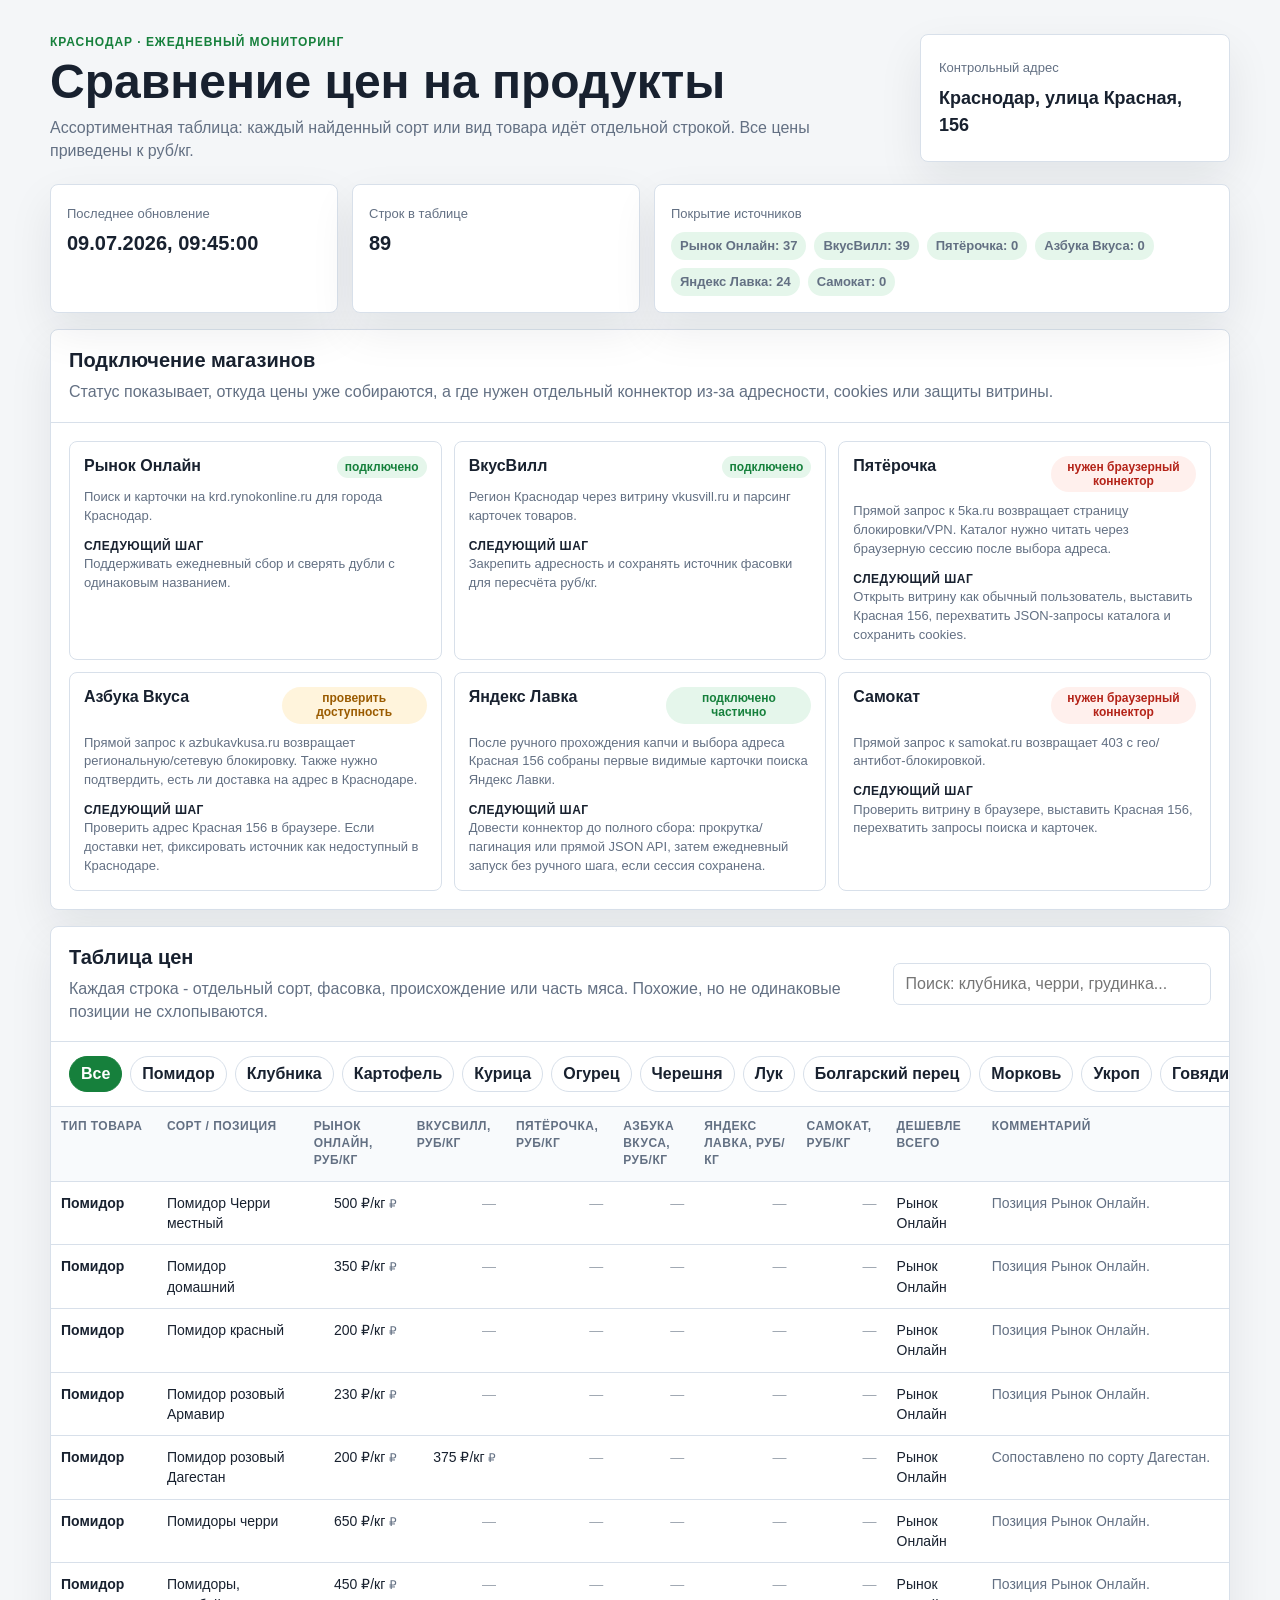
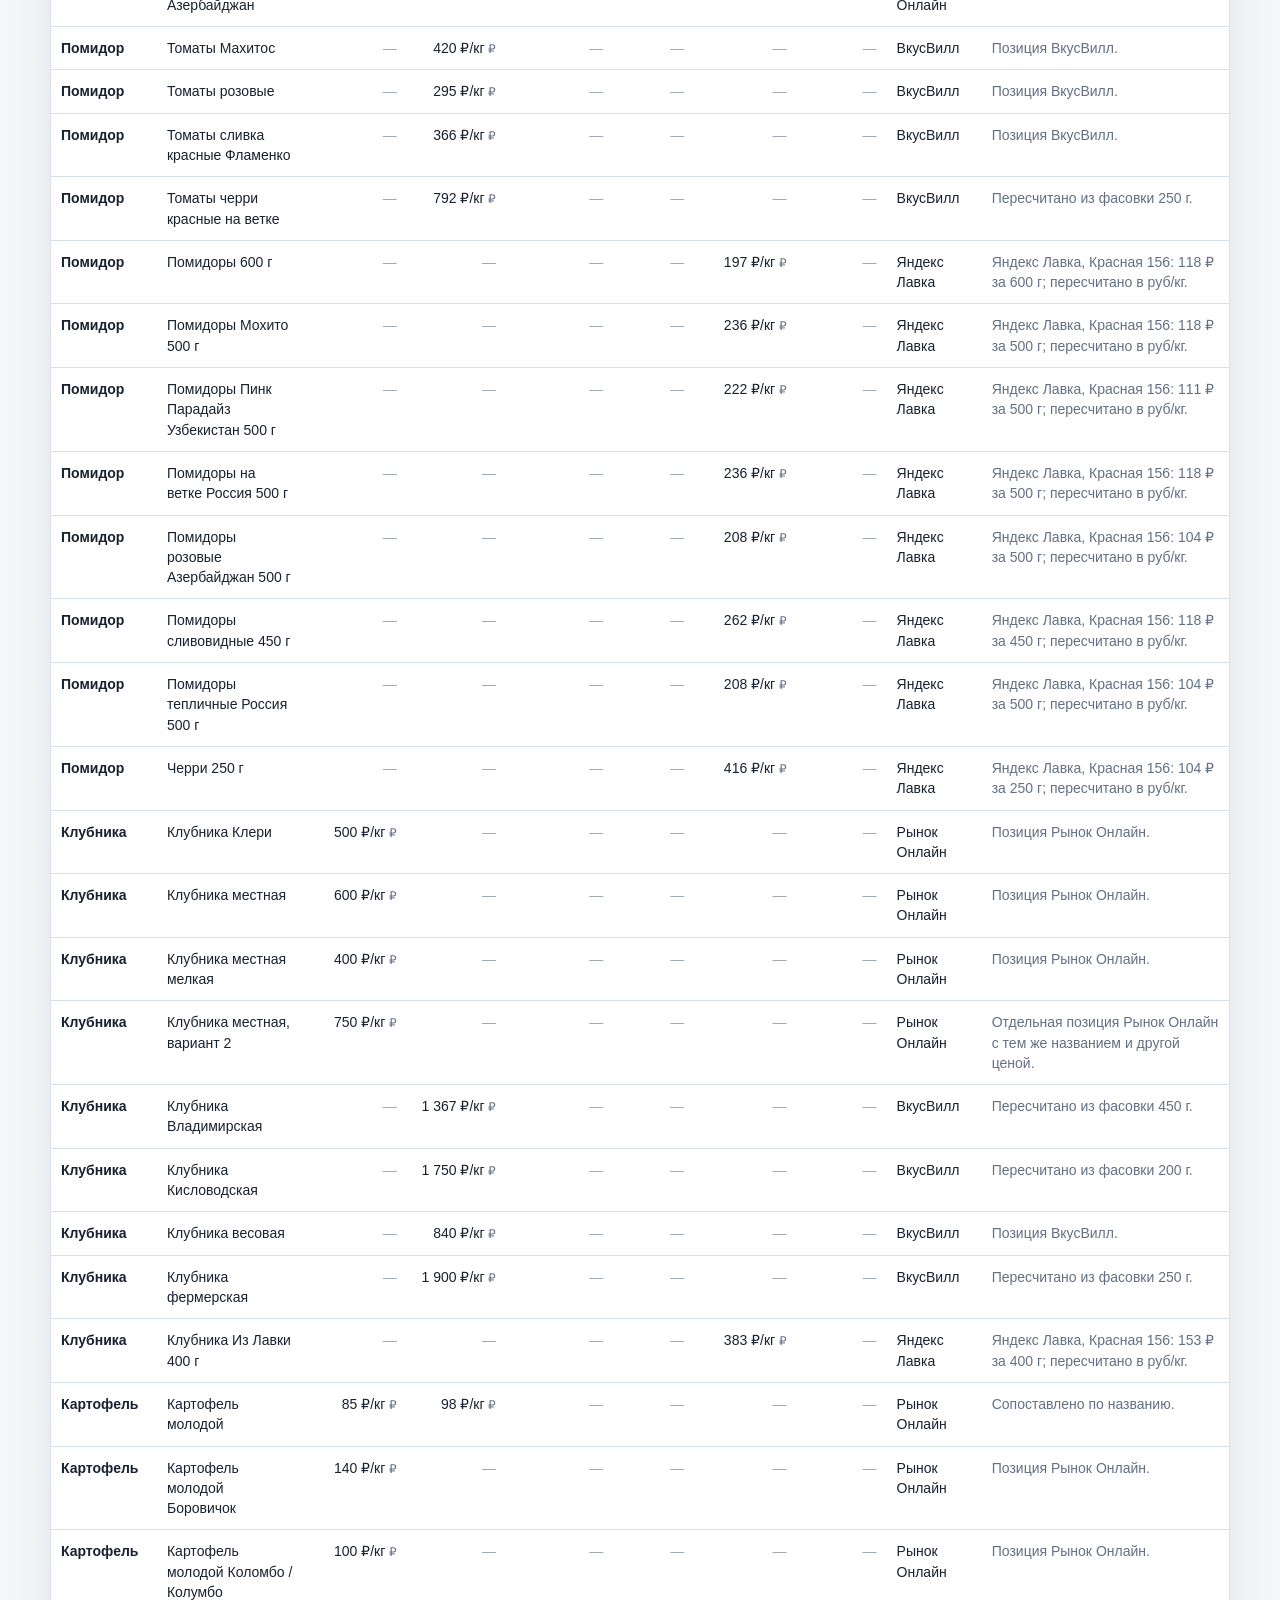
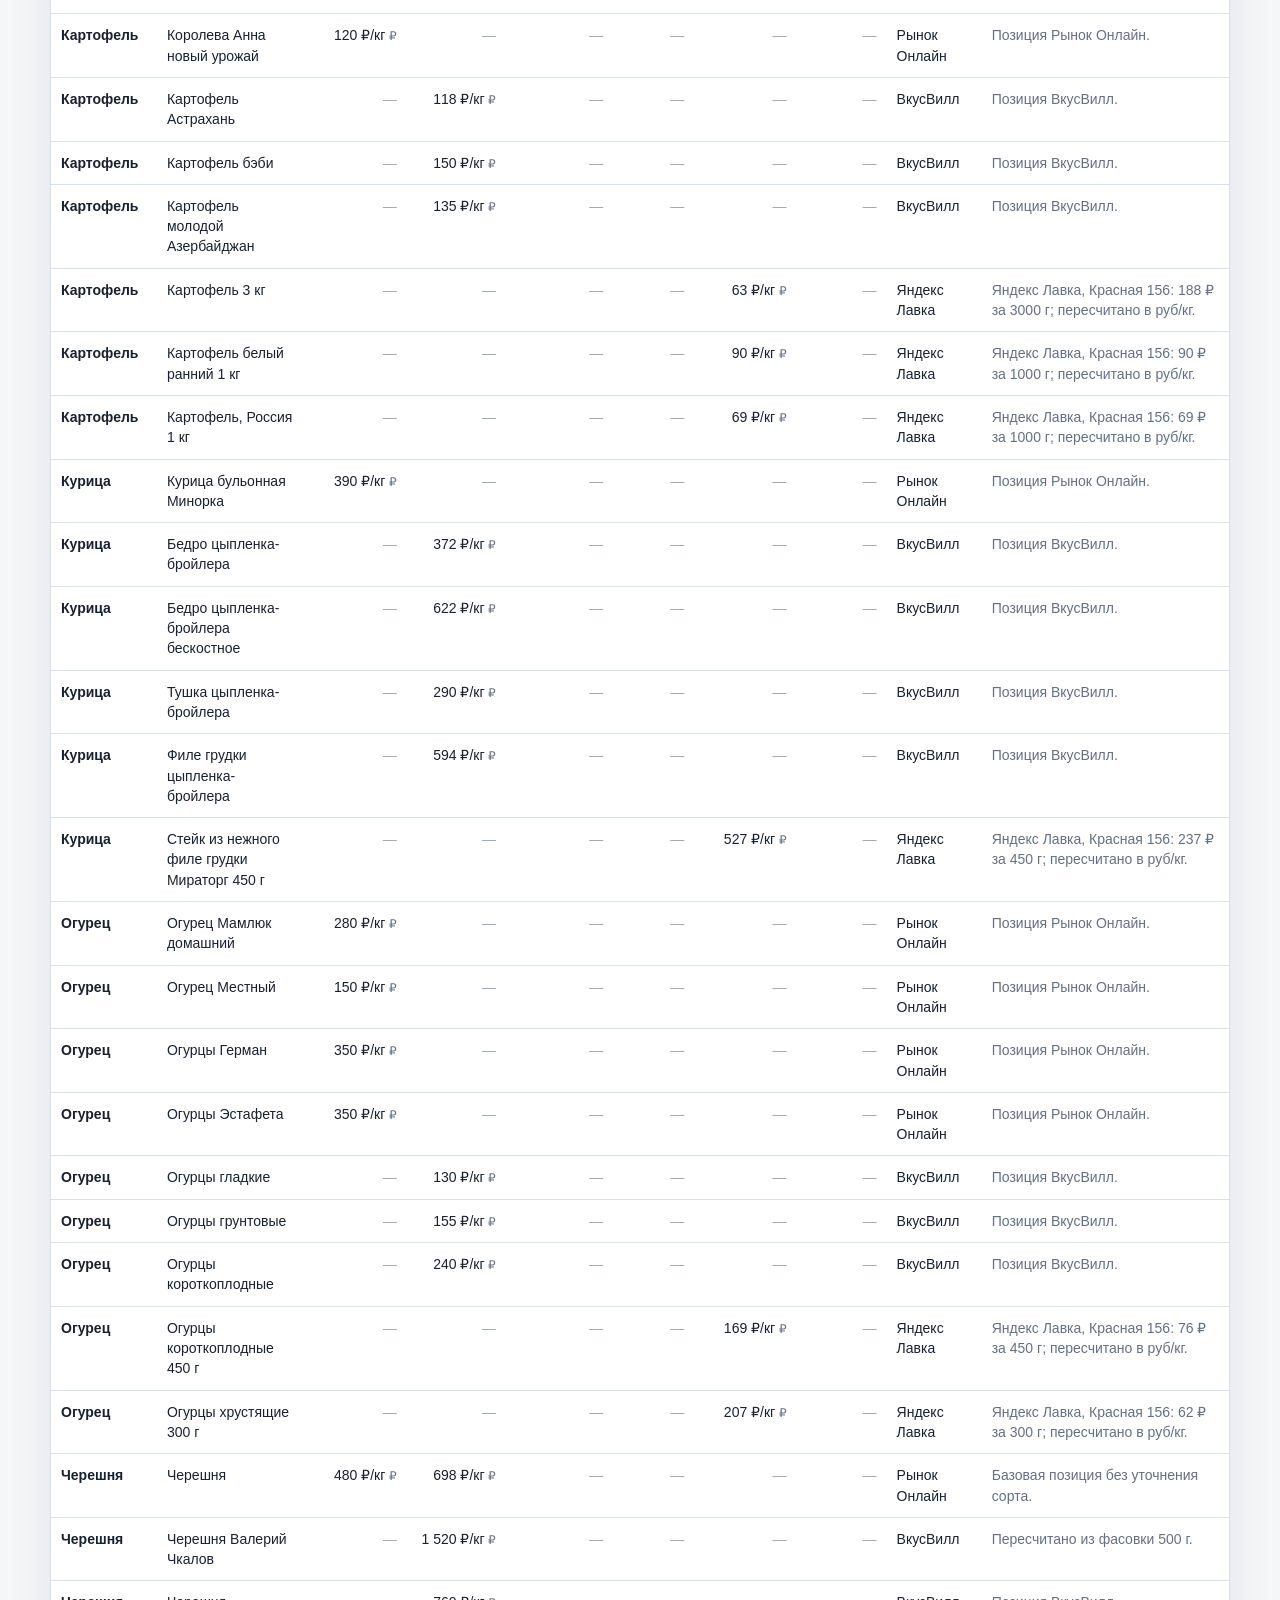
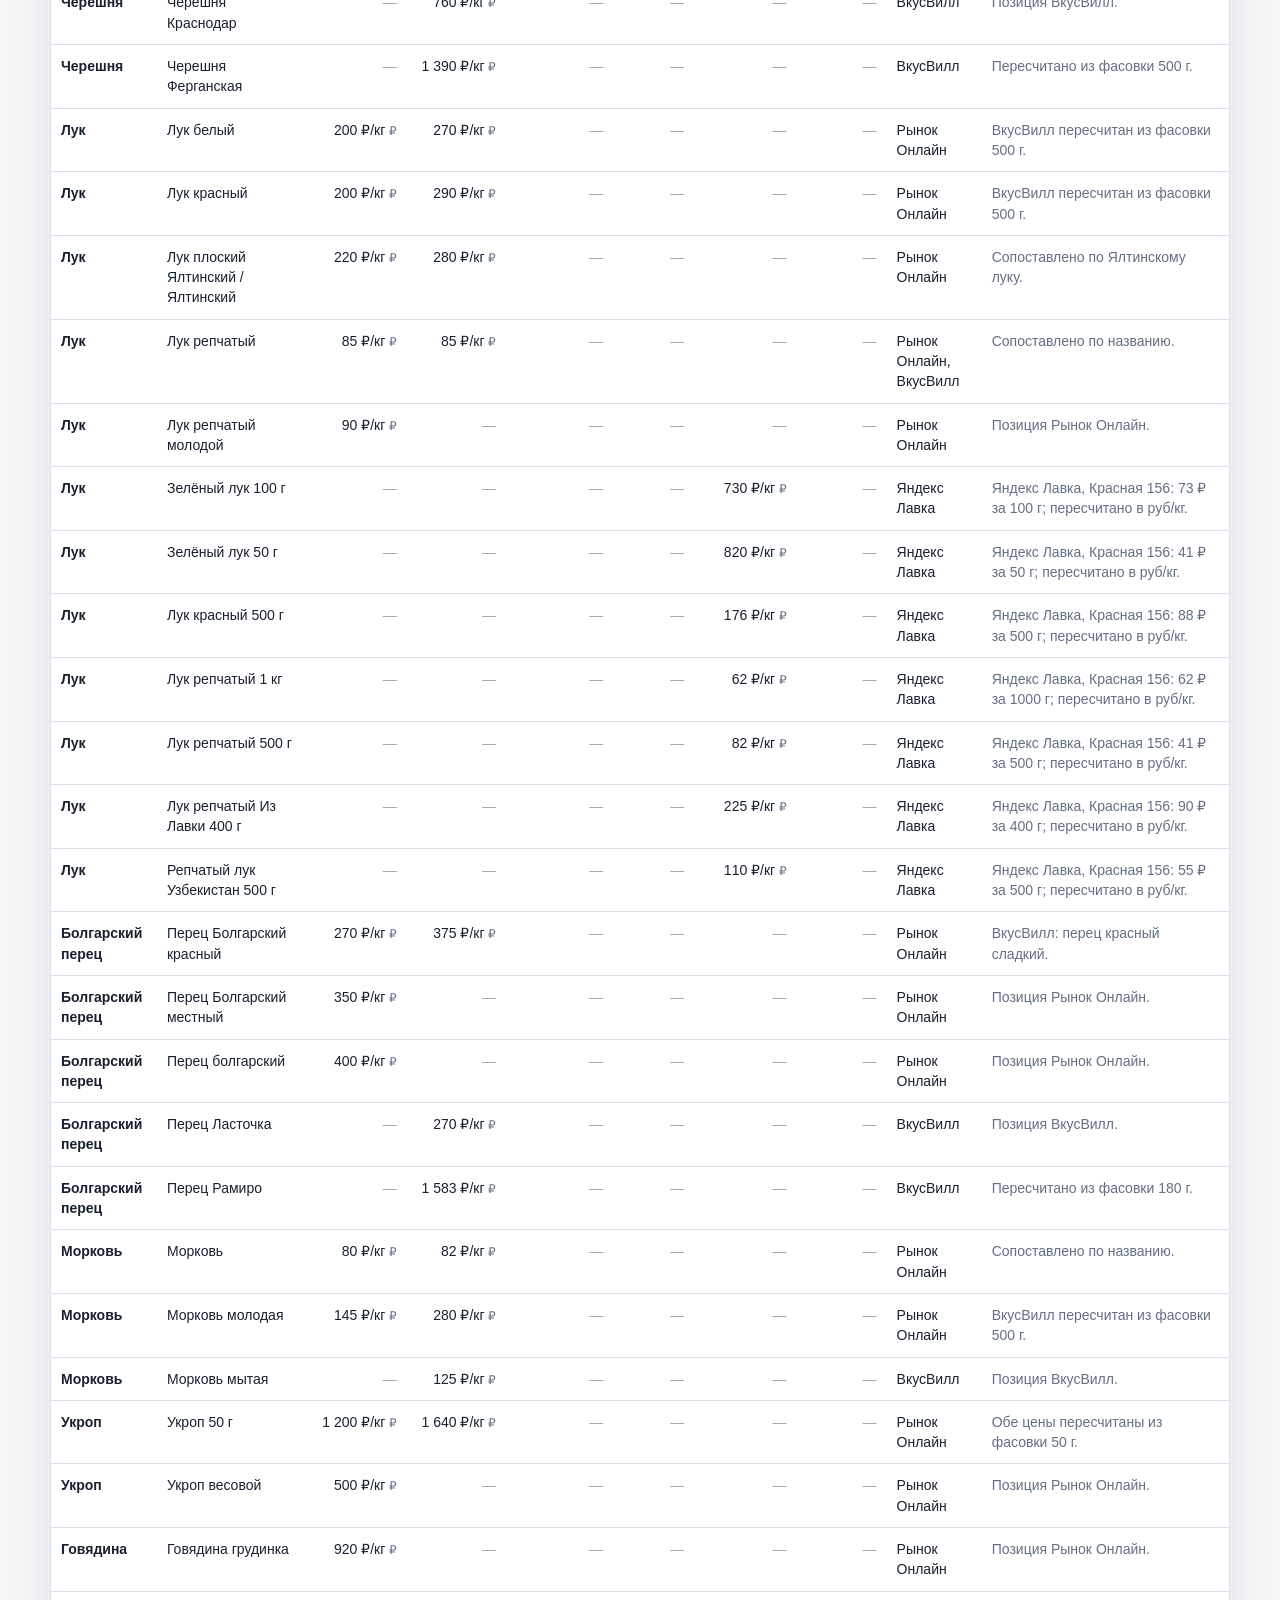
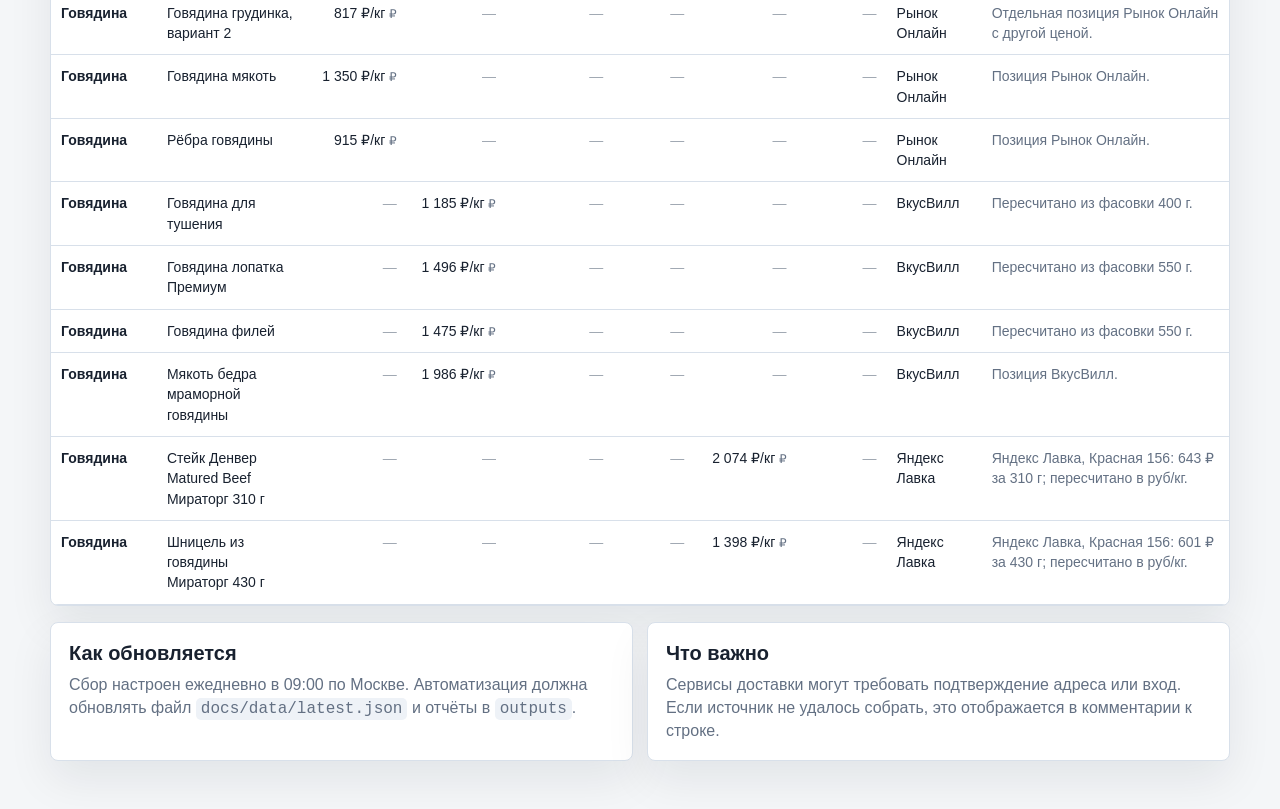
<file: docs/index.html>
<!doctype html>
<html lang="ru">
<head>
  <meta charset="utf-8">
  <meta name="viewport" content="width=device-width, initial-scale=1">
  <title>Мониторинг цен Краснодар</title>
  <link rel="stylesheet" href="./styles.css">
</head>
<body>
  <header class="topbar">
    <div>
      <div class="eyebrow">Краснодар · ежедневный мониторинг</div>
      <h1>Сравнение цен на продукты</h1>
      <p>Ассортиментная таблица: каждый найденный сорт или вид товара идёт отдельной строкой. Все цены приведены к руб/кг.</p>
    </div>
    <div class="status-card">
      <span>Контрольный адрес</span>
      <strong id="address">Загрузка...</strong>
    </div>
  </header>

  <main>
    <section class="summary-grid">
      <article>
        <span>Последнее обновление</span>
        <strong id="generatedAt">Загрузка...</strong>
      </article>
      <article>
        <span>Строк в таблице</span>
        <strong id="rowsCount">0</strong>
      </article>
      <article class="wide">
        <span>Покрытие источников</span>
        <div id="sourceCoverage" class="source-coverage"></div>
      </article>
    </section>

    <section class="panel connection-panel">
      <div class="panel-head">
        <div>
          <h2>Подключение магазинов</h2>
          <p>Статус показывает, откуда цены уже собираются, а где нужен отдельный коннектор из-за адресности, cookies или защиты витрины.</p>
        </div>
      </div>
      <div id="sourceStatus" class="source-status-grid"></div>
    </section>

    <section class="panel">
      <div class="panel-head">
        <div>
          <h2>Таблица цен</h2>
          <p>Каждая строка - отдельный сорт, фасовка, происхождение или часть мяса. Похожие, но не одинаковые позиции не схлопываются.</p>
        </div>
        <input id="search" type="search" placeholder="Поиск: клубника, черри, грудинка...">
      </div>

      <div id="typeFilters" class="filters"></div>

      <div class="table-wrap">
        <table>
          <thead>
            <tr>
              <th>Тип товара</th>
              <th>Сорт / позиция</th>
              <th>Рынок Онлайн, руб/кг</th>
              <th>ВкусВилл, руб/кг</th>
              <th>Пятёрочка, руб/кг</th>
              <th>Азбука Вкуса, руб/кг</th>
              <th>Яндекс Лавка, руб/кг</th>
              <th>Самокат, руб/кг</th>
              <th>Дешевле всего</th>
              <th>Комментарий</th>
            </tr>
          </thead>
          <tbody id="priceRows">
            <tr><td colspan="10" class="empty-state">Загрузка данных...</td></tr>
          </tbody>
        </table>
      </div>
    </section>

    <section class="notes">
      <article>
        <h2>Как обновляется</h2>
        <p>Сбор настроен ежедневно в 09:00 по Москве. Автоматизация должна обновлять файл <code>docs/data/latest.json</code> и отчёты в <code>outputs</code>.</p>
      </article>
      <article>
        <h2>Что важно</h2>
        <p>Сервисы доставки могут требовать подтверждение адреса или вход. Если источник не удалось собрать, это отображается в комментарии к строке.</p>
      </article>
    </section>
  </main>

  <script src="./app.js?v=2026-07-09T13-45-unit-labels"></script>
</body>
</html>
</file>
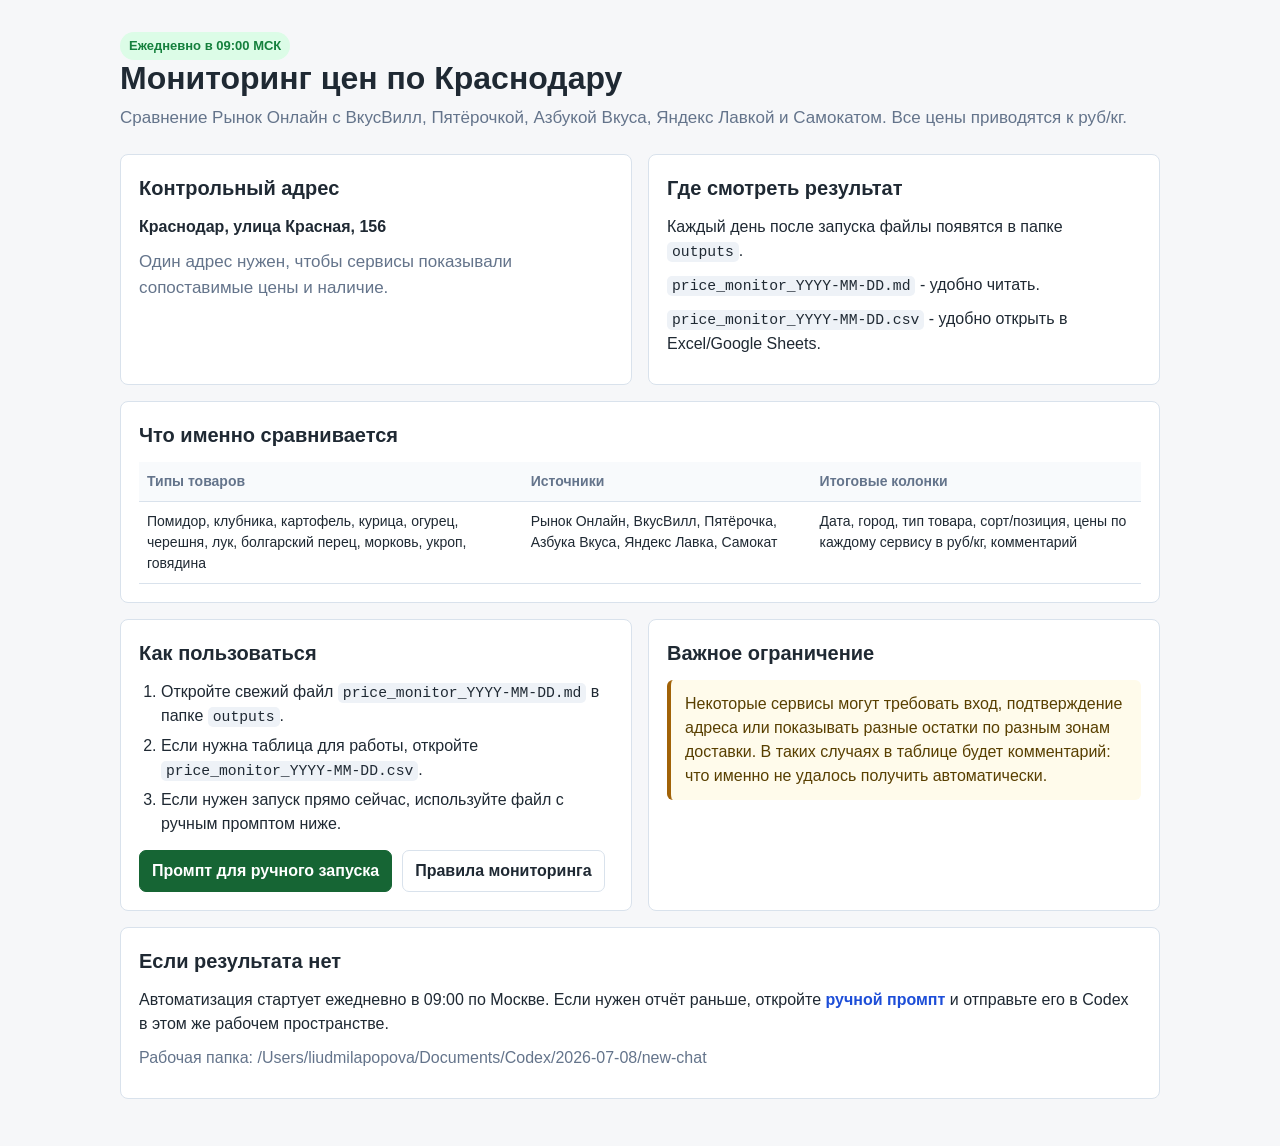
<file: outputs/price_monitor_dashboard.html>
<!doctype html>
<html lang="ru">
<head>
  <meta charset="utf-8">
  <meta name="viewport" content="width=device-width, initial-scale=1">
  <title>Мониторинг цен: Краснодар</title>
  <style>
    :root {
      color-scheme: light;
      --bg: #f6f7f9;
      --panel: #ffffff;
      --text: #1f2933;
      --muted: #64748b;
      --line: #d9e2ec;
      --green: #15803d;
      --blue: #1d4ed8;
      --amber: #a16207;
    }
    * { box-sizing: border-box; }
    body {
      margin: 0;
      font-family: -apple-system, BlinkMacSystemFont, "Segoe UI", sans-serif;
      background: var(--bg);
      color: var(--text);
      line-height: 1.5;
    }
    main {
      width: min(1040px, calc(100% - 32px));
      margin: 0 auto;
      padding: 32px 0 48px;
    }
    h1 {
      margin: 0 0 8px;
      font-size: 32px;
      line-height: 1.15;
    }
    h2 {
      margin: 0 0 12px;
      font-size: 20px;
    }
    p { margin: 0 0 10px; }
    .lead { color: var(--muted); font-size: 17px; }
    .grid {
      display: grid;
      grid-template-columns: repeat(2, minmax(0, 1fr));
      gap: 16px;
      margin-top: 24px;
    }
    .card {
      background: var(--panel);
      border: 1px solid var(--line);
      border-radius: 8px;
      padding: 18px;
    }
    .wide { grid-column: 1 / -1; }
    .badge {
      display: inline-flex;
      align-items: center;
      min-height: 28px;
      padding: 3px 9px;
      border-radius: 999px;
      background: #dcfce7;
      color: var(--green);
      font-weight: 700;
      font-size: 13px;
    }
    .note {
      border-left: 4px solid var(--amber);
      background: #fffbeb;
      padding: 12px 14px;
      border-radius: 6px;
      color: #583f00;
    }
    ul, ol {
      margin: 8px 0 0;
      padding-left: 22px;
    }
    li { margin: 6px 0; }
    a {
      color: var(--blue);
      text-decoration: none;
      font-weight: 650;
    }
    a:hover { text-decoration: underline; }
    code {
      background: #eef2f7;
      border-radius: 5px;
      padding: 2px 5px;
      font-family: ui-monospace, SFMono-Regular, Menlo, monospace;
      font-size: 0.92em;
    }
    table {
      width: 100%;
      border-collapse: collapse;
      margin-top: 8px;
      font-size: 14px;
    }
    th, td {
      border-bottom: 1px solid var(--line);
      padding: 9px 8px;
      text-align: left;
      vertical-align: top;
    }
    th {
      color: var(--muted);
      font-weight: 700;
      background: #f8fafc;
    }
    .path {
      display: block;
      margin-top: 4px;
      color: var(--muted);
      word-break: break-word;
    }
    .actions {
      display: flex;
      gap: 10px;
      flex-wrap: wrap;
      margin-top: 14px;
    }
    .button {
      display: inline-flex;
      align-items: center;
      min-height: 40px;
      padding: 8px 12px;
      border-radius: 7px;
      border: 1px solid var(--line);
      background: #ffffff;
      color: var(--text);
      font-weight: 700;
    }
    .button.primary {
      background: #166534;
      border-color: #166534;
      color: #ffffff;
    }
    @media (max-width: 720px) {
      h1 { font-size: 25px; }
      .grid { grid-template-columns: 1fr; }
      main { width: min(100% - 24px, 1040px); padding-top: 22px; }
    }
  </style>
</head>
<body>
  <main>
    <span class="badge">Ежедневно в 09:00 МСК</span>
    <h1>Мониторинг цен по Краснодару</h1>
    <p class="lead">Сравнение Рынок Онлайн с ВкусВилл, Пятёрочкой, Азбукой Вкуса, Яндекс Лавкой и Самокатом. Все цены приводятся к руб/кг.</p>

    <section class="grid">
      <div class="card">
        <h2>Контрольный адрес</h2>
        <p><strong>Краснодар, улица Красная, 156</strong></p>
        <p class="lead">Один адрес нужен, чтобы сервисы показывали сопоставимые цены и наличие.</p>
      </div>

      <div class="card">
        <h2>Где смотреть результат</h2>
        <p>Каждый день после запуска файлы появятся в папке <code>outputs</code>.</p>
        <p><code>price_monitor_YYYY-MM-DD.md</code> - удобно читать.</p>
        <p><code>price_monitor_YYYY-MM-DD.csv</code> - удобно открыть в Excel/Google Sheets.</p>
      </div>

      <div class="card wide">
        <h2>Что именно сравнивается</h2>
        <table>
          <thead>
            <tr>
              <th>Типы товаров</th>
              <th>Источники</th>
              <th>Итоговые колонки</th>
            </tr>
          </thead>
          <tbody>
            <tr>
              <td>Помидор, клубника, картофель, курица, огурец, черешня, лук, болгарский перец, морковь, укроп, говядина</td>
              <td>Рынок Онлайн, ВкусВилл, Пятёрочка, Азбука Вкуса, Яндекс Лавка, Самокат</td>
              <td>Дата, город, тип товара, сорт/позиция, цены по каждому сервису в руб/кг, комментарий</td>
            </tr>
          </tbody>
        </table>
      </div>

      <div class="card">
        <h2>Как пользоваться</h2>
        <ol>
          <li>Откройте свежий файл <code>price_monitor_YYYY-MM-DD.md</code> в папке <code>outputs</code>.</li>
          <li>Если нужна таблица для работы, откройте <code>price_monitor_YYYY-MM-DD.csv</code>.</li>
          <li>Если нужен запуск прямо сейчас, используйте файл с ручным промптом ниже.</li>
        </ol>
        <div class="actions">
          <a class="button primary" href="./run_price_monitor_prompt.md">Промпт для ручного запуска</a>
          <a class="button" href="./krasnodar_price_monitor_spec.md">Правила мониторинга</a>
        </div>
      </div>

      <div class="card">
        <h2>Важное ограничение</h2>
        <div class="note">
          Некоторые сервисы могут требовать вход, подтверждение адреса или показывать разные остатки по разным зонам доставки. В таких случаях в таблице будет комментарий: что именно не удалось получить автоматически.
        </div>
      </div>

      <div class="card wide">
        <h2>Если результата нет</h2>
        <p>Автоматизация стартует ежедневно в 09:00 по Москве. Если нужен отчёт раньше, откройте <a href="./run_price_monitor_prompt.md">ручной промпт</a> и отправьте его в Codex в этом же рабочем пространстве.</p>
        <p class="path">Рабочая папка: /Users/liudmilapopova/Documents/Codex/2026-07-08/new-chat</p>
      </div>
    </section>
  </main>
</body>
</html>
</file>
<file: docs/styles.css>
:root {
  color-scheme: light;
  --bg: #f4f6f8;
  --panel: #ffffff;
  --ink: #18212f;
  --muted: #637083;
  --line: #d8e0ea;
  --green: #16803c;
  --green-soft: #e5f6eb;
  --blue: #175cd3;
  --blue-soft: #eaf1ff;
  --amber: #9a5b00;
  --amber-soft: #fff4dc;
  --red: #b42318;
  --red-soft: #fff0ed;
  --shadow: 0 18px 45px rgba(15, 23, 42, 0.08);
}

* {
  box-sizing: border-box;
}

body {
  margin: 0;
  background: var(--bg);
  color: var(--ink);
  font-family: Inter, -apple-system, BlinkMacSystemFont, "Segoe UI", sans-serif;
  line-height: 1.45;
}

.topbar {
  display: flex;
  justify-content: space-between;
  gap: 24px;
  width: min(1180px, calc(100% - 32px));
  margin: 0 auto;
  padding: 34px 0 22px;
}

.eyebrow {
  color: var(--green);
  font-weight: 800;
  text-transform: uppercase;
  font-size: 12px;
  letter-spacing: 0.08em;
}

h1,
h2,
p {
  margin: 0;
}

h1 {
  margin-top: 6px;
  font-size: clamp(30px, 5vw, 48px);
  line-height: 1.05;
  letter-spacing: 0;
}

h2 {
  font-size: 20px;
  line-height: 1.2;
}

.topbar p,
.panel-head p,
.notes p {
  margin-top: 8px;
  color: var(--muted);
}

.status-card {
  flex: 0 0 310px;
  align-self: stretch;
  display: flex;
  flex-direction: column;
  justify-content: center;
  gap: 8px;
  padding: 18px;
  border: 1px solid var(--line);
  border-radius: 8px;
  background: var(--panel);
  box-shadow: var(--shadow);
}

.status-card span,
.summary-grid span {
  color: var(--muted);
  font-size: 13px;
}

.status-card strong {
  font-size: 18px;
}

main {
  width: min(1180px, calc(100% - 32px));
  margin: 0 auto 48px;
}

.summary-grid {
  display: grid;
  grid-template-columns: 1fr 1fr 2fr;
  gap: 14px;
  margin-bottom: 16px;
}

.summary-grid article,
.panel,
.notes article {
  border: 1px solid var(--line);
  border-radius: 8px;
  background: var(--panel);
  box-shadow: var(--shadow);
}

.summary-grid article {
  padding: 16px;
}

.summary-grid strong {
  display: block;
  margin-top: 5px;
  font-size: 20px;
}

.source-coverage {
  display: flex;
  flex-wrap: wrap;
  gap: 8px;
  margin-top: 8px;
}

.source-pill {
  display: inline-flex;
  align-items: center;
  min-height: 28px;
  padding: 4px 9px;
  border-radius: 999px;
  background: var(--green-soft);
  color: var(--green);
  font-weight: 750;
  font-size: 13px;
}

.source-status-grid {
  display: grid;
  grid-template-columns: repeat(3, minmax(0, 1fr));
  gap: 12px;
  padding: 18px;
}

.source-status-card {
  min-height: 190px;
  border: 1px solid var(--line);
  border-radius: 8px;
  padding: 14px;
  background: #fff;
}

.source-status-top {
  display: flex;
  justify-content: space-between;
  gap: 10px;
  align-items: flex-start;
  margin-bottom: 10px;
}

.source-status-card h3 {
  margin: 0;
  font-size: 16px;
  line-height: 1.2;
}

.source-status-card p {
  color: var(--muted);
  font-size: 13px;
}

.source-status-card strong {
  display: block;
  margin-top: 12px;
  font-size: 12px;
  text-transform: uppercase;
  letter-spacing: 0.04em;
}

.source-status-top span {
  flex: 0 0 auto;
  max-width: 145px;
  border-radius: 999px;
  padding: 4px 8px;
  font-size: 12px;
  font-weight: 800;
  line-height: 1.2;
  text-align: center;
}

.source-status-card.connected .source-status-top span {
  background: var(--green-soft);
  color: var(--green);
}

.source-status-card.candidate .source-status-top span {
  background: var(--blue-soft);
  color: var(--blue);
}

.source-status-card.needs_check .source-status-top span {
  background: var(--amber-soft);
  color: var(--amber);
}

.source-status-card.blocked .source-status-top span {
  background: var(--red-soft);
  color: var(--red);
}

.panel {
  overflow: hidden;
}

.connection-panel {
  margin-bottom: 16px;
}

.panel-head {
  display: flex;
  justify-content: space-between;
  gap: 18px;
  align-items: center;
  padding: 18px;
  border-bottom: 1px solid var(--line);
}

input[type="search"] {
  width: min(380px, 100%);
  height: 42px;
  border: 1px solid var(--line);
  border-radius: 7px;
  padding: 0 12px;
  font: inherit;
}

.filters {
  display: flex;
  gap: 8px;
  overflow-x: auto;
  padding: 14px 18px;
  border-bottom: 1px solid var(--line);
}

.filter-chip {
  min-height: 34px;
  white-space: nowrap;
  border: 1px solid var(--line);
  border-radius: 999px;
  background: #fff;
  color: var(--ink);
  padding: 5px 11px;
  font: inherit;
  font-weight: 700;
  cursor: pointer;
}

.filter-chip.active {
  border-color: var(--green);
  background: var(--green);
  color: #fff;
}

.table-wrap {
  overflow-x: auto;
}

table {
  width: 100%;
  border-collapse: collapse;
  min-width: 1040px;
}

th,
td {
  padding: 11px 10px;
  border-bottom: 1px solid var(--line);
  text-align: left;
  vertical-align: top;
  font-size: 14px;
}

th {
  color: var(--muted);
  background: #f8fafc;
  font-size: 12px;
  text-transform: uppercase;
  letter-spacing: 0.04em;
}

.type-cell {
  font-weight: 800;
}

.price {
  font-variant-numeric: tabular-nums;
  text-align: right;
  white-space: nowrap;
}

.price:not(.empty)::after {
  content: " ₽";
  color: var(--muted);
  font-size: 12px;
}

.empty {
  color: #a0a8b3;
}

.comment {
  color: var(--muted);
  min-width: 220px;
}

.empty-state {
  padding: 28px;
  color: var(--muted);
  text-align: center;
}

.notes {
  display: grid;
  grid-template-columns: 1fr 1fr;
  gap: 14px;
  margin-top: 16px;
}

.notes article {
  padding: 18px;
}

code {
  border-radius: 5px;
  background: #eef2f7;
  padding: 2px 5px;
  font-family: ui-monospace, SFMono-Regular, Menlo, monospace;
}

@media (max-width: 820px) {
  .topbar,
  .panel-head,
  .notes {
    flex-direction: column;
    grid-template-columns: 1fr;
  }

  .topbar {
    display: block;
  }

  .status-card {
    margin-top: 16px;
    width: 100%;
  }

  .summary-grid {
    grid-template-columns: 1fr;
  }

  .source-status-grid {
    grid-template-columns: 1fr;
  }

  .panel-head {
    align-items: stretch;
  }
}

@media (min-width: 821px) and (max-width: 1080px) {
  .source-status-grid {
    grid-template-columns: repeat(2, minmax(0, 1fr));
  }
}
</file>
